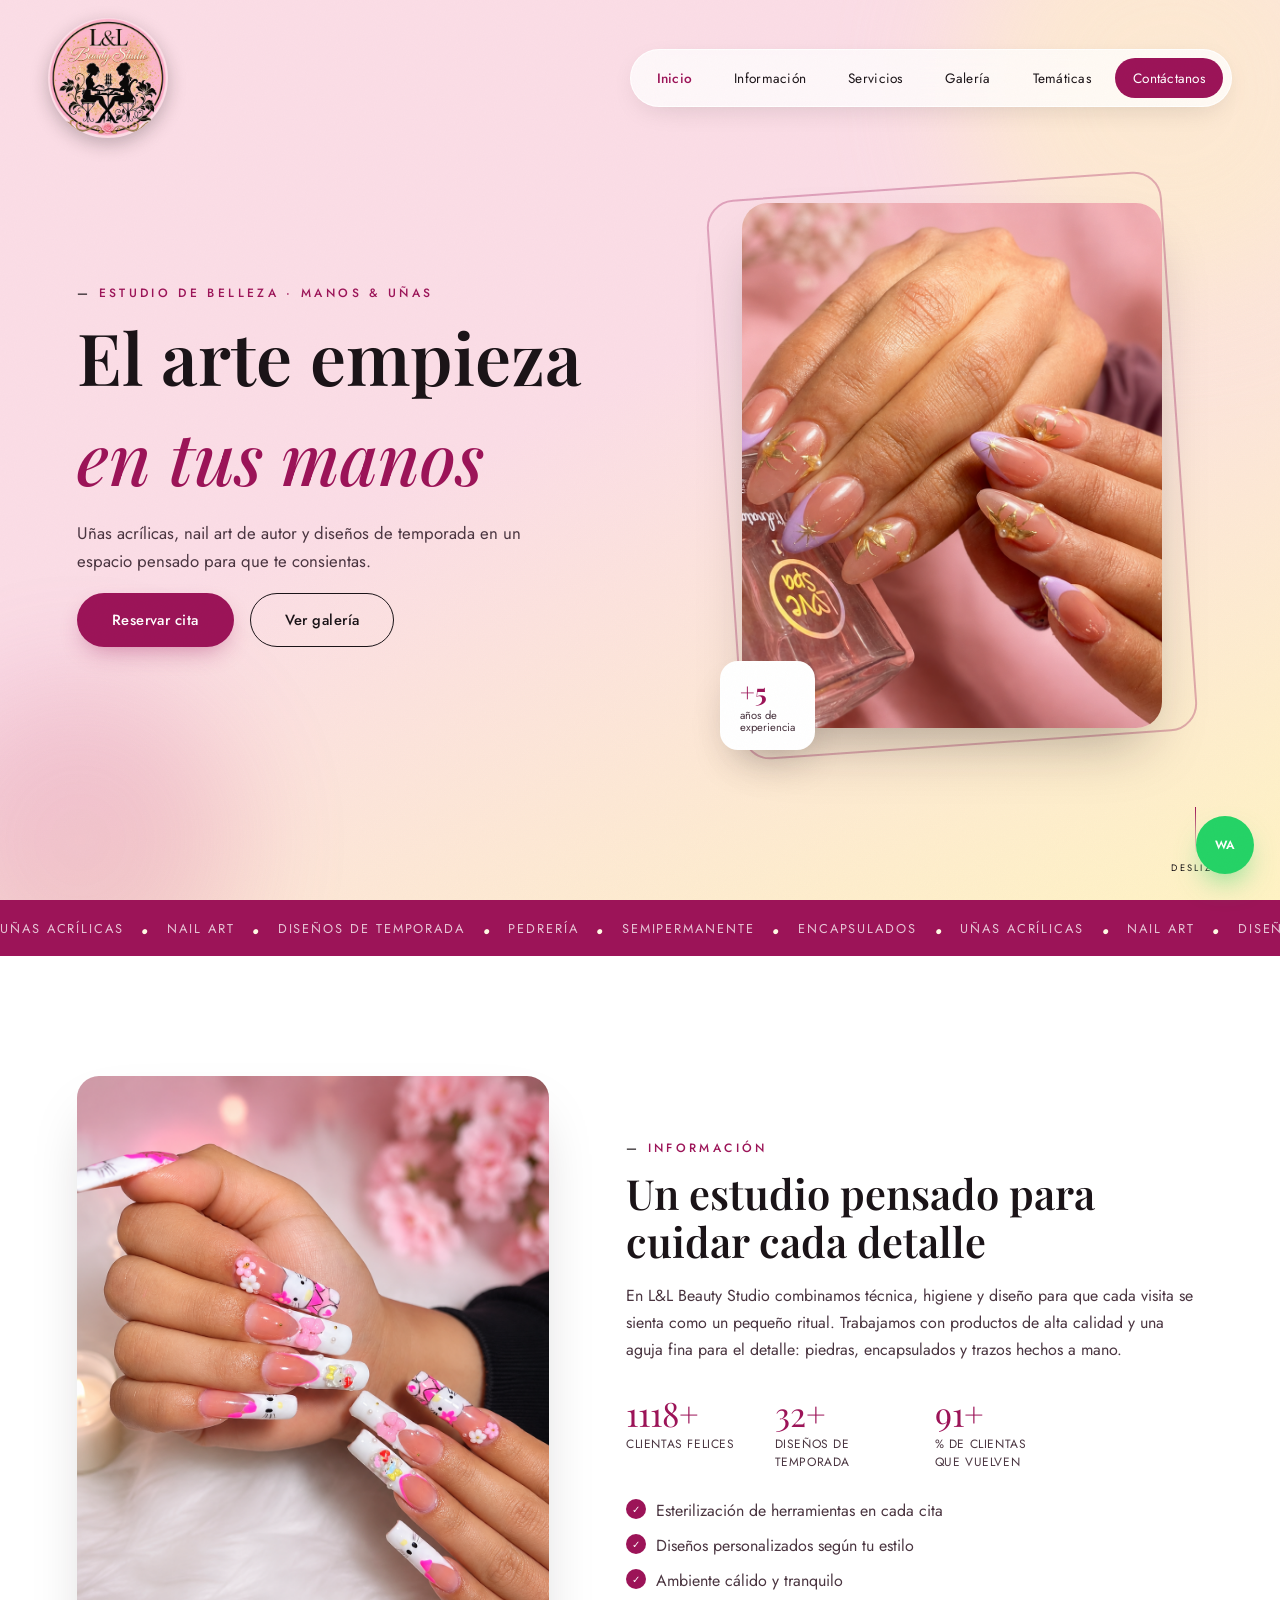
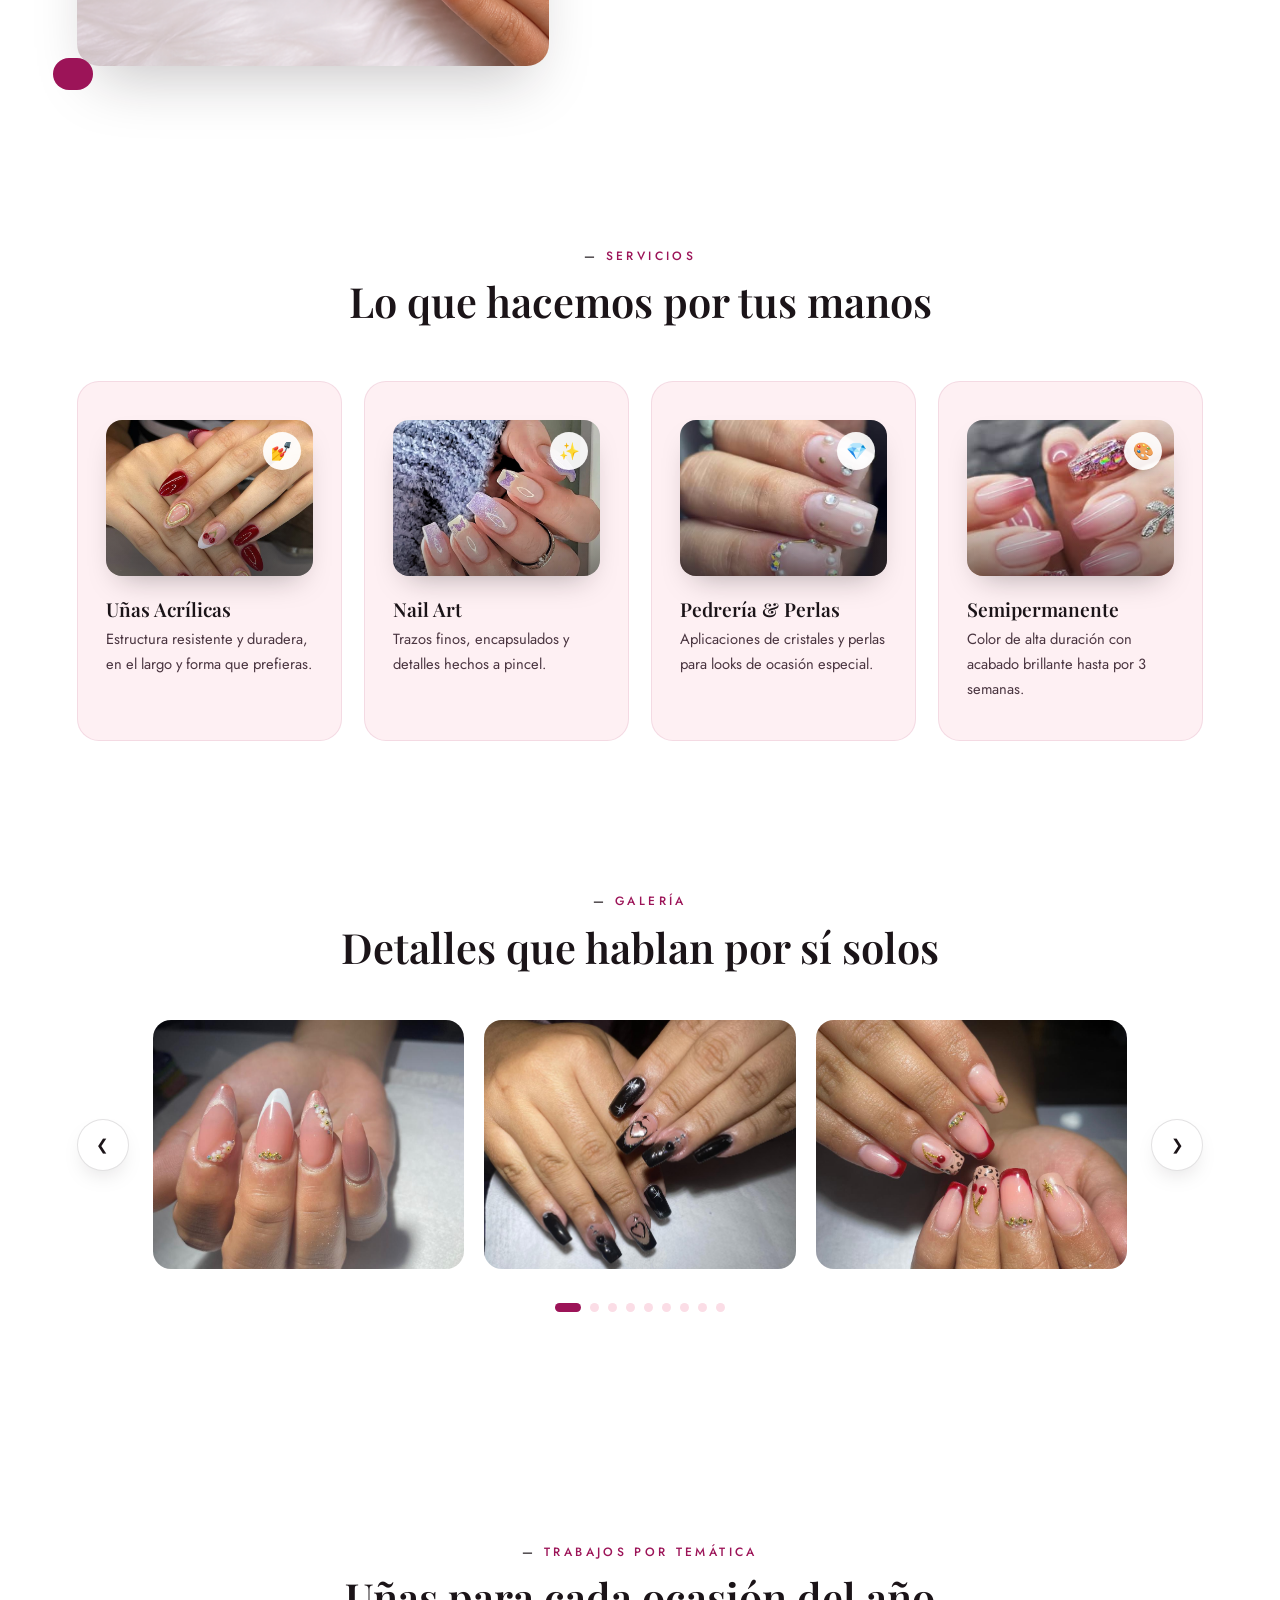
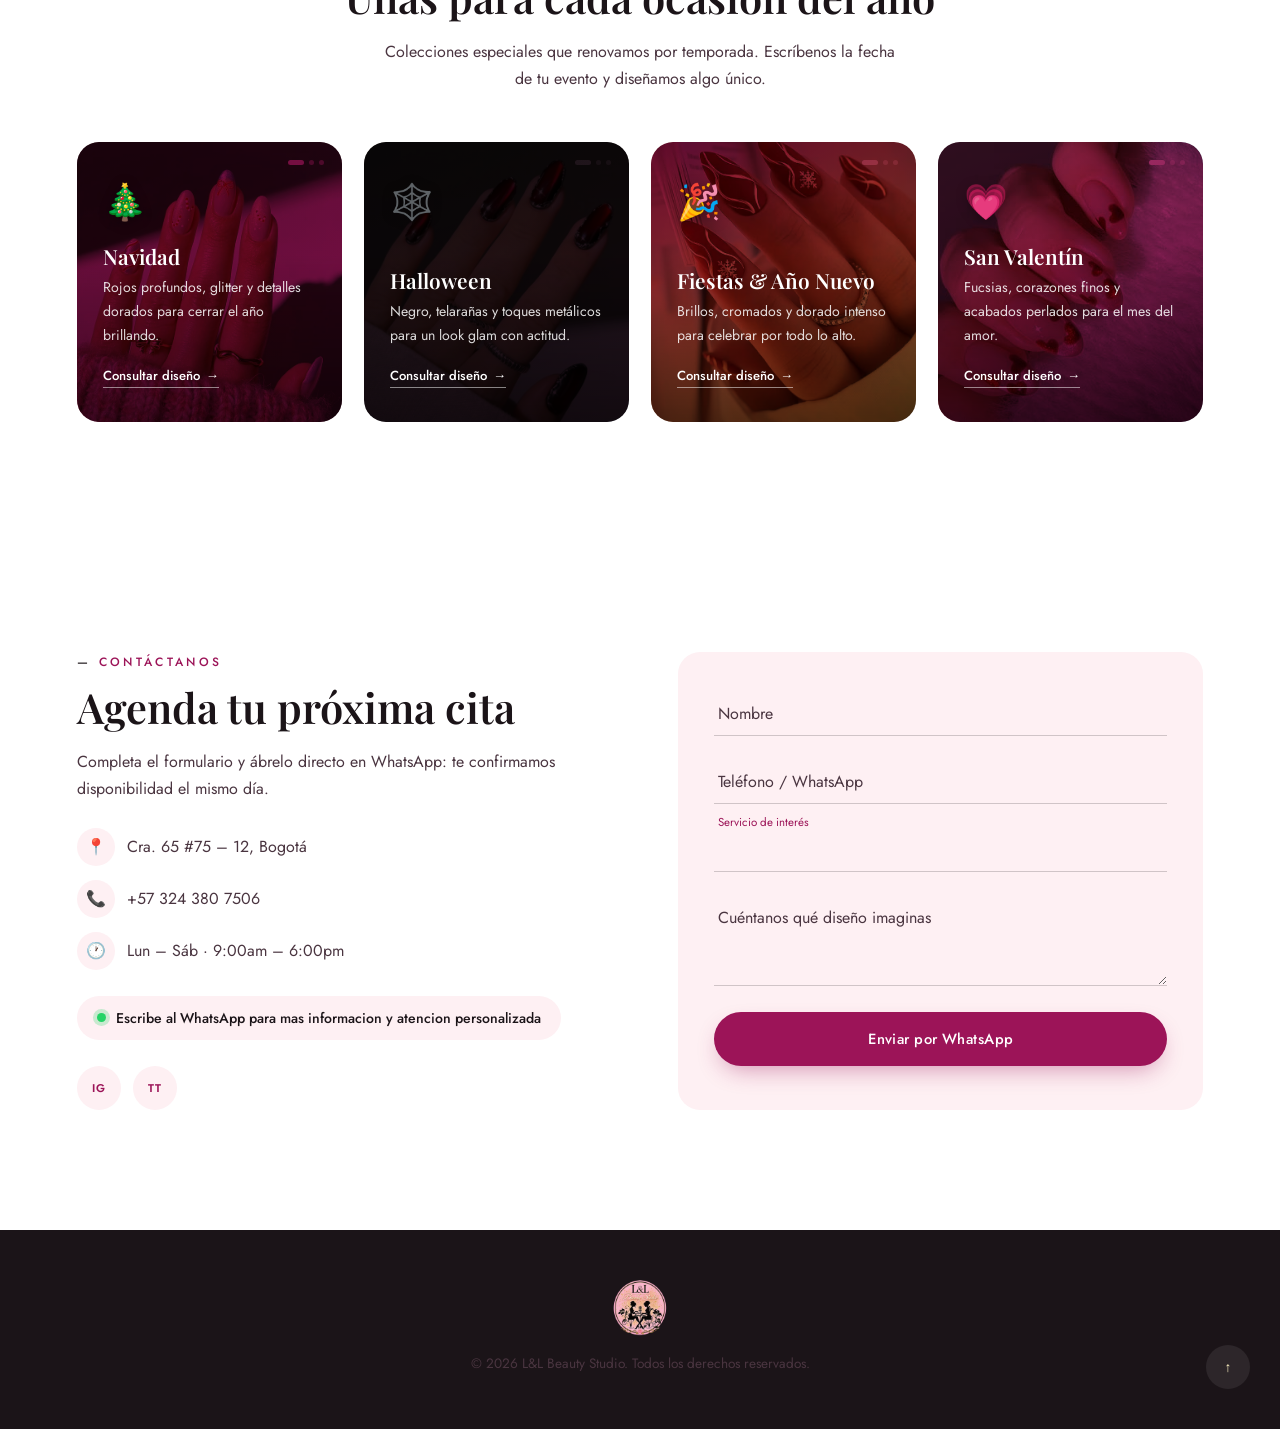
<file: index.html>
<!DOCTYPE html>
    <html lang="es">
    <head>
    <meta charset="UTF-8">
    <meta name="viewport" content="width=device-width, initial-scale=1.0">
    <title>L&amp;L Beauty Studio — Manicure &amp; Nail Art</title>
    <meta name="description" content="L&L Beauty Studio: uñas acrílicas, nail art y diseños de temporada. Escríbenos por WhatsApp.">
    <link rel="preconnect" href="https://fonts.googleapis.com">
    <link rel="preconnect" href="https://fonts.gstatic.com" crossorigin>
    <link href="https://fonts.googleapis.com/css2?family=Playfair+Display:ital,wght@0,500;0,600;0,700;1,500&family=Jost:wght@300;400;500;600&display=swap" rel="stylesheet">
    <link rel="stylesheet" href="./style.css">
    </head>
    <body>

    <div class="grain"></div>
    <div class="cursor-dot" id="cursorDot"></div>

    <!-- LOADER --> 
    <div class="loader" id="loader">
    <div class="loader-mark">L&amp;L</div>
    <div class="loader-bar"><span></span></div>
    </div>

    <!-- HEADER -->
    <header class="site-header" id="siteHeader">
    <div class="nav-wrap">
        <a href="#inicio" class="brand">
        <img src="./img/LOGO.png" alt="L&L Beauty Studio" class="brand-logo">
        </a>

        <nav class="nav-pill" id="navPill">
        <a href="#inicio" class="nav-link active" data-link>Inicio</a>
        <a href="#informacion" class="nav-link" data-link>Información</a>
        <a href="#servicios" class="nav-link" data-link>Servicios</a>
        <a href="#galeria" class="nav-link" data-link>Galería</a>
        <a href="#tematicas" class="nav-link" data-link>Temáticas</a>
        <a href="#contacto" class="nav-link nav-cta" data-link>Contáctanos</a>
        </nav>

        <button class="burger" id="burger" aria-label="Abrir menú">
        <span></span><span></span><span></span>
        </button>
    </div>

    <div class="mobile-menu" id="mobileMenu">
        <a href="#inicio" data-link>Inicio</a>
        <a href="#informacion" data-link>Información</a>
        <a href="#servicios" data-link>Servicios</a>
        <a href="#galeria" data-link>Galería</a>
        <a href="#tematicas" data-link>Temáticas</a>
        <a href="#contacto" class="mm-cta" data-link>Contáctanos</a>
    </div>
    </header>

    <!-- HERO -->
    <section class="hero" id="inicio">
    <div class="hero-blobs" aria-hidden="true">
        <span class="blob blob-a"></span>
        <span class="blob blob-b"></span>
    </div>
    <div class="sparkles" id="sparkles"></div>

    <div class="hero-inner">
        <div class="hero-content">
        <p class="eyebrow reveal-up">Estudio de belleza · manos &amp; uñas</p>
        <h1 class="hero-title">
            <span class="reveal-up" style="--d:0.05s">El arte</span>
            <span class="reveal-up" style="--d:0.15s">empieza</span>
            <span class="reveal-up italic" style="--d:0.25s">en tus manos</span>
        </h1>
        <p class="hero-sub reveal-up" style="--d:0.35s">Uñas acrílicas, nail art de autor y diseños de temporada en un espacio pensado para que te consientas.</p>
        <div class="hero-actions reveal-up" style="--d:0.45s">
            <a href="#contacto" class="btn btn-primary">Reservar cita</a>
            <a href="#galeria" class="btn btn-outline">Ver galería</a>
        </div>
        </div>

        <div class="hero-visual reveal-left">
        <span class="hero-visual-ring"></span>
        <img src="./img/FONDO.png" alt="Diseño de uñas L&L Beauty Studio" class="hero-photo">
        <div class="hero-badge">
            <strong>+5</strong>
            <span>años de<br>experiencia</span>
        </div>
        </div>
    </div>

    <a href="#informacion" class="scroll-cue" aria-label="Bajar">
        <span></span>
        <small>desliza</small>
    </a>
    </section>

    <!-- MARQUEE -->
    <div class="marquee">
    <div class="marquee-track">
        <span>Uñas Acrílicas</span><span>•</span><span>Nail Art</span><span>•</span>
        <span>Diseños de Temporada</span><span>•</span><span>Pedrería</span><span>•</span>
        <span>Semipermanente</span><span>•</span><span>Encapsulados</span><span>•</span>
        <span>Uñas Acrílicas</span><span>•</span><span>Nail Art</span><span>•</span>
        <span>Diseños de Temporada</span><span>•</span><span>Pedrería</span><span>•</span>
        <span>Semipermanente</span><span>•</span><span>Encapsulados</span><span>•</span>
    </div>
    </div>

    <!-- INFORMACION -->
    <section class="info" id="informacion">
    <div class="info-grid">
        <div class="info-media reveal-left">
        <img src="./img/foto 2 prsentacion.png" alt="Detalle de manicure L&L Beauty Studio">
        <div class="info-badge">
        </div>
        </div>

        <div class="info-copy">
        <p class="eyebrow reveal-up">Información</p>
        <h2 class="reveal-up">Un estudio pensado para cuidar cada detalle</h2>
        <p class="reveal-up">En L&amp;L Beauty Studio combinamos técnica, higiene y diseño para que cada visita se sienta como un pequeño ritual. Trabajamos con productos de alta calidad y una aguja fina para el detalle: piedras, encapsulados y trazos hechos a mano.</p>

        <div class="stats reveal-up">
            <div class="stat">
            <span class="stat-num" data-count="1200">0</span>
            <span class="stat-label">clientas felices</span>
            </div>
            <div class="stat">
            <span class="stat-num" data-count="35">0</span>
            <span class="stat-label">diseños de temporada</span>
            </div>
            <div class="stat">
            <span class="stat-num" data-count="98">0</span>
            <span class="stat-label">% de clientas que vuelven</span>
            </div>
        </div>

        <ul class="check-list reveal-up">
            <li>Esterilización de herramientas en cada cita</li>
            <li>Diseños personalizados según tu estilo</li>
            <li>Ambiente cálido y tranquilo</li>
        </ul>
        </div>
    </div>
    </section>

        <!-- SERVICIOS -->
    <section class="services" id="servicios">
    <p class="eyebrow center reveal-up">Servicios</p>
    <h2 class="center reveal-up">Lo que hacemos por tus manos</h2>
    
    <div class="services-grid">
        <article class="service-card reveal-up" style="--d:0.05s">
        <div class="service-media">
            <div class="service-carousel">
            <img src="./img/ua1.jpg" alt="Uñas Acrílicas 1" class="active">
            <img src="./img/ua2.webp" alt="Uñas Acrílicas 2">
            <img src="./img/ua3.jpg" alt="Uñas Acrílicas 3">
            </div>
            <span class="service-dots"></span>
            <span class="service-badge">💅</span>
        </div>
        <h3>Uñas Acrílicas</h3>
        <p>Estructura resistente y duradera, en el largo y forma que prefieras.</p>
        </article>
    
        <article class="service-card reveal-up" style="--d:0.12s">
        <div class="service-media">
            <div class="service-carousel">
            <img src="./img/na1.webp" alt="Nail Art 1" class="active">
            <img src="./img/na2.webp" alt="Nail Art 2">
            <img src="./img/na3.avif" alt="Nail Art 3">
            </div>
            <span class="service-dots"></span>
            <span class="service-badge">✨</span>
        </div>
        <h3>Nail Art</h3>
        <p>Trazos finos, encapsulados y detalles hechos a pincel.</p>
        </article>

        <article class="service-card reveal-up" style="--d:0.26s">
        <div class="service-media">
            <div class="service-carousel">
            <img src="./img/p1.jpg" alt="Pedrería y Perlas 1" class="active">
            <img src="./img/p2.jpg" alt="Pedrería y Perlas 2">
            <img src="./img/p3.webp" alt="Pedrería y Perlas 3">
            </div>
            <span class="service-dots"></span>
            <span class="service-badge">💎</span>
        </div>
        <h3>Pedrería &amp; Perlas</h3>
        <p>Aplicaciones de cristales y perlas para looks de ocasión especial.</p>
        </article>
    
        <article class="service-card reveal-up" style="--d:0.33s">
        <div class="service-media">
            <div class="service-carousel">
            <img src="./img/s1.jpg" alt="Semipermanente 1" class="active">
            <img src="./img/s2.webp" alt="Semipermanente 2">
            <img src="./img/s3.jpg" alt="Semipermanente 3">
            </div>
            <span class="service-dots"></span>
            <span class="service-badge">🎨</span>
        </div>
        <h3>Semipermanente</h3>
        <p>Color de alta duración con acabado brillante hasta por 3 semanas.</p>
        </article>
    
    </div>
    </section>

    <!-- GALERIA -->
    <section class="gallery" id="galeria">
    <p class="eyebrow center reveal-up">Galería</p>
    <h2 class="center reveal-up">Detalles que hablan por sí solos</h2>

    <div class="carousel" id="carousel">
        <button class="car-arrow car-prev" id="carPrev" aria-label="Anterior">&#10094;</button>

        <div class="car-track-wrap">
        <ul class="car-track" id="carTrack">
            <li class="car-slide"><img src="./img/WhatsApp Image 2026-08-13 at 16.10.57 (2).jpeg" alt="Nail art detalle 1"></li>
            <li class="car-slide"><img src="./img/WhatsApp Image 2026-08-13 at 16.10.57.jpeg" alt="Nail art detalle 2"></li>
            <li class="car-slide"><img src="./img/WhatsApp Image 2026-08-13 at 16.11.03.jpeg" alt="Nail art detalle 3"></li>
            <li class="car-slide"><img src="./img/WhatsApp Image 2026-08-13 at 16.11.09.jpeg" alt="Nail art detalle 4"></li>
            <li class="car-slide"><img src="./img/WhatsApp Image 2026-08-13 at 16.11.11 (1).jpeg" alt="Nail art detalle 5"></li>
            <li class="car-slide"><img src="./img/WhatsApp Image 2026-08-13 at 16.11.35 (2).jpeg" alt="Nail art detalle 5"></li>
            <li class="car-slide"><img src="./img/WhatsApp Image 2026-08-13 at 16.11.15.jpeg" alt="Nail art detalle 5"></li>
            <li class="car-slide"><img src="./img/WhatsApp Image 2026-08-13 at 16.11.15 (1).jpeg" alt="Nail art detalle 5"></li>
            <li class="car-slide"><img src="./img/WhatsApp Image 2026-08-13 at 16.11.35 (1).jpeg" alt="Nail art detalle 5"></li>
            <li class="car-slide"><img src="./img/WhatsApp Image 2026-08-13 at 16.11.36 (2).jpeg" alt="Nail art detalle 5"></li>
            <li class="car-slide"><img src="./img/WhatsApp Image 2026-08-13 at 16.11.36 (1).jpeg" alt="Nail art detalle 5"></li>
        </ul>
        </div>

        <button class="car-arrow car-next" id="carNext" aria-label="Siguiente">&#10095;</button>
    </div>

    <div class="car-dots" id="carDots"></div>
    </section>

        <!-- TEMATICAS -->
    <section class="themes" id="tematicas">
    <p class="eyebrow center reveal-up">Trabajos por temática</p>
    <h2 class="center reveal-up">Uñas para cada ocasión del año</h2>
    <p class="center theme-lead reveal-up">Colecciones especiales que renovamos por temporada. Escríbenos la fecha de tu evento y diseñamos algo único.</p>
    
    <div class="themes-grid">
    
        <article class="theme-card theme-christmas reveal-up" style="--d:0.05s" data-particle="❄" data-count="14">
        <div class="theme-media mini-carousel">
            <div class="carousel-imgs">
            <img src="./img/n1.webp" alt="Diseño Navidad 1" class="active">
            <img src="./img/n2.jpg" alt="Diseño Navidad 2">
            <img src="./img/n3.png" alt="Diseño Navidad 3">
            </div>
            <span class="carousel-dots"></span>
        </div>
        <div class="theme-particles"></div>
        <div class="theme-icon">🎄</div>
        <h3>Navidad</h3>
        <p>Rojos profundos, glitter y detalles dorados para cerrar el año brillando.</p>
        <a href="#" class="theme-link" data-theme="Navidad 🎄">Consultar diseño <span>→</span></a>
        </article>
    
        <article class="theme-card theme-halloween reveal-up" style="--d:0.12s" data-particle="🦇" data-count="10">
        <div class="theme-media mini-carousel">
            <div class="carousel-imgs">
            <img src="./img/h1.webp" alt="Diseño Halloween 1" class="active">
            <img src="./img/h2.jpg" alt="Diseño Halloween 2">
            <img src="./img/h3.jpeg" alt="Diseño Halloween 3">
            </div>
            <span class="carousel-dots"></span>
        </div>
        <div class="theme-particles"></div>
        <div class="theme-icon">🕸️</div>
        <h3>Halloween</h3>
        <p>Negro, telarañas y toques metálicos para un look glam con actitud.</p>
        <a href="#" class="theme-link" data-theme="Halloween 🕸️">Consultar diseño <span>→</span></a>
        </article>
    
        <article class="theme-card theme-party reveal-up" style="--d:0.19s" data-particle="✦" data-count="14">
        <div class="theme-media mini-carousel">
            <div class="carousel-imgs">
            <img src="./img/año1.avif" alt="Diseño Fiestas 1" class="active">
            <img src="./img/año2.webp" alt="Diseño Fiestas 2">
            <img src="./img/año3.webp" alt="Diseño Fiestas 3">
            </div>
            <span class="carousel-dots"></span>
        </div>
        <div class="theme-particles"></div>
        <div class="theme-icon">🎉</div>
        <h3>Fiestas &amp; Año Nuevo</h3>
        <p>Brillos, cromados y dorado intenso para celebrar por todo lo alto.</p>
        <a href="#" class="theme-link" data-theme="Fiestas y Año Nuevo 🎉">Consultar diseño <span>→</span></a>
        </article>
    
        <article class="theme-card theme-love reveal-up" style="--d:0.26s" data-particle="♥" data-count="12">
        <div class="theme-media mini-carousel">
            <div class="carousel-imgs">
            <img src="./img/v1.jpg" alt="Diseño San Valentín 1" class="active">
            <img src="./img/v2.jpg" alt="Diseño San Valentín 2">
            <img src="./img/v3.jpg" alt="Diseño San Valentín 3">
            </div>
            <span class="carousel-dots"></span>
        </div>
        <div class="theme-particles"></div>
        <div class="theme-icon">💗</div>
        <h3>San Valentín</h3>
        <p>Fucsias, corazones finos y acabados perlados para el mes del amor.</p>
        <a href="#" class="theme-link" data-theme="San Valentín 💗">Consultar diseño <span>→</span></a>
        </article>
    
    </div>
    </section>

    <!-- CONTACTO -->
    <section class="contact" id="contacto">
    <div class="contact-grid">
        <div class="contact-copy">
        <p class="eyebrow reveal-up">Contáctanos</p>
        <h2 class="reveal-up">Agenda tu próxima cita</h2>
        <p class="reveal-up">Completa el formulario y ábrelo directo en WhatsApp: te confirmamos disponibilidad el mismo día.</p>

        <ul class="contact-info reveal-up">
            <li><span>📍</span> Cra. 65 #75 – 12, Bogotá</li>
            <li><span>📞</span> +57 324 380 7506</li>
            <li><span>🕐</span> Lun – Sáb · 9:00am – 6:00pm</li>
        </ul>

        <a href="https://wa.me/573243807506?text=Hola%20L%26L%20Beauty%20Studio%2C%20quiero%20agendar%20una%20cita" target="_blank" rel="noopener" class="whatsapp-inline">
            <span class="wa-dot"></span> Escribe al WhatsApp para mas informacion y atencion personalizada
        </a>

        <div class="socials reveal-up">
            <a href="https://www.instagram.com/llbe.autystudio?utm_source=qr&igsh=MTQ5MDQ3cTZreXFiNQ==" aria-label="Instagram">IG</a>
            <a href="https://www.tiktok.com/@llbeautystudio8?_r=1&_t=ZS-98rWKwlgoj6" aria-label="TikTok">TT</a>
        </div>
        </div>

        <form class="contact-form reveal-up" id="contactForm">
        <div class="field">
            <input type="text" id="name" required placeholder=" ">
            <label for="name">Nombre</label>
        </div>
        <div class="field">
            <input type="tel" id="phone" required placeholder=" ">
            <label for="phone">Teléfono / WhatsApp</label>
        </div>
        <div class="field">
            <select id="service" required>
            <option value="" disabled selected hidden></option>
            <option>Uñas Acrílicas</option>
            <option>Nail Art</option>
            <option>Diseño de Temporada</option>
            <option>Semipermanente</option>
            <option>Otro</option>
            </select>
            <label for="service" class="select-label">Servicio de interés</label>
        </div>
        <div class="field">
            <textarea id="message" rows="3" placeholder=" "></textarea>
            <label for="message">Cuéntanos qué diseño imaginas</label>
        </div>
        <button type="submit" class="btn btn-primary btn-block">
            <span class="btn-text">Enviar por WhatsApp</span>
            <span class="btn-check">✓ ¡Abriendo WhatsApp!</span>
        </button>
        </form>
    </div>
    </section>

    <footer class="site-footer">
    <img src="./img/LOGO.png" alt="L&L Beauty Studio" class="footer-logo">
    <p>&copy; <span id="year"></span> L&amp;L Beauty Studio. Todos los derechos reservados.</p>
    <a href="#inicio" class="to-top" id="toTop" aria-label="Volver arriba">↑</a>
    </footer>

    <a href="https://wa.me/573243807506?text=Hola%20L%26L%20Beauty%20Studio%2C%20quiero%20mas%20informacion" target="_blank" rel="noopener" class="whatsapp-fab" aria-label="Escribir por WhatsApp">
    <span>WA</span>
    </a>

    <script src="./lglf.js"></script>
    </body>
    </html>
</file>
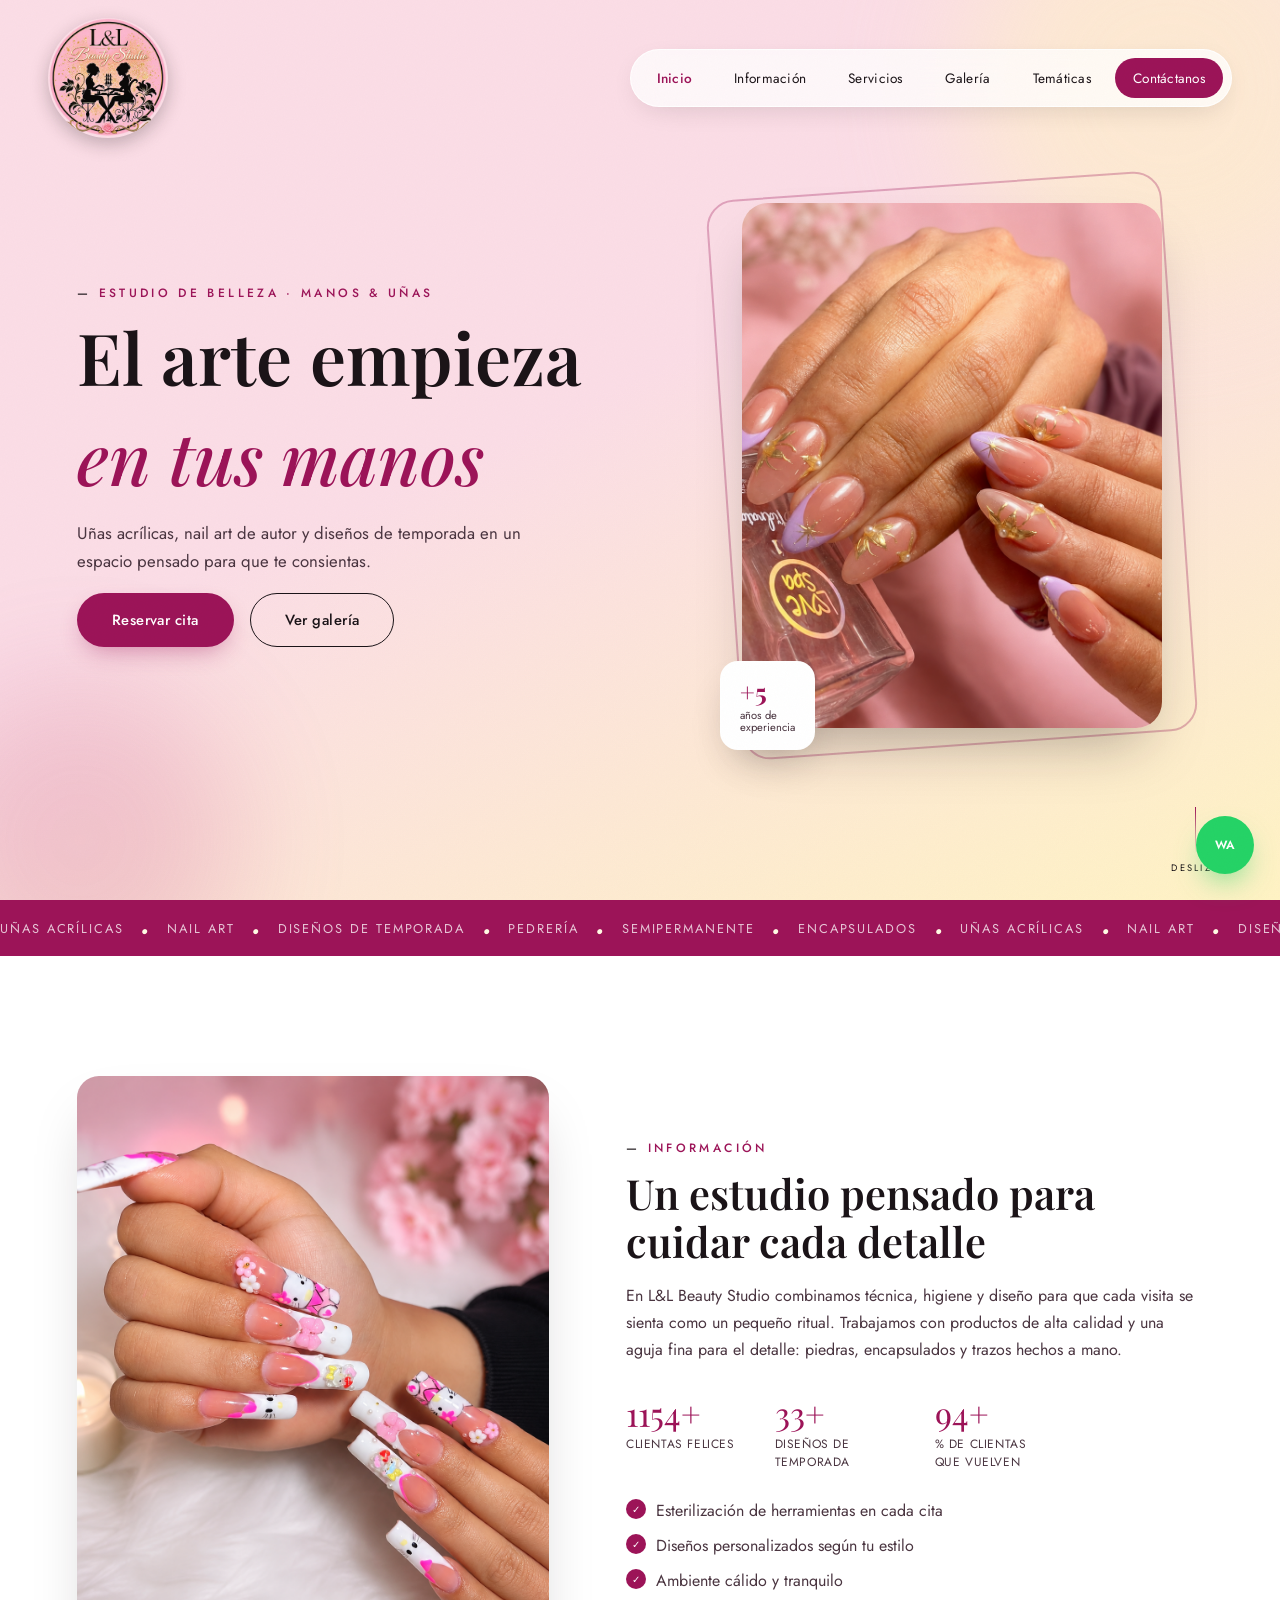
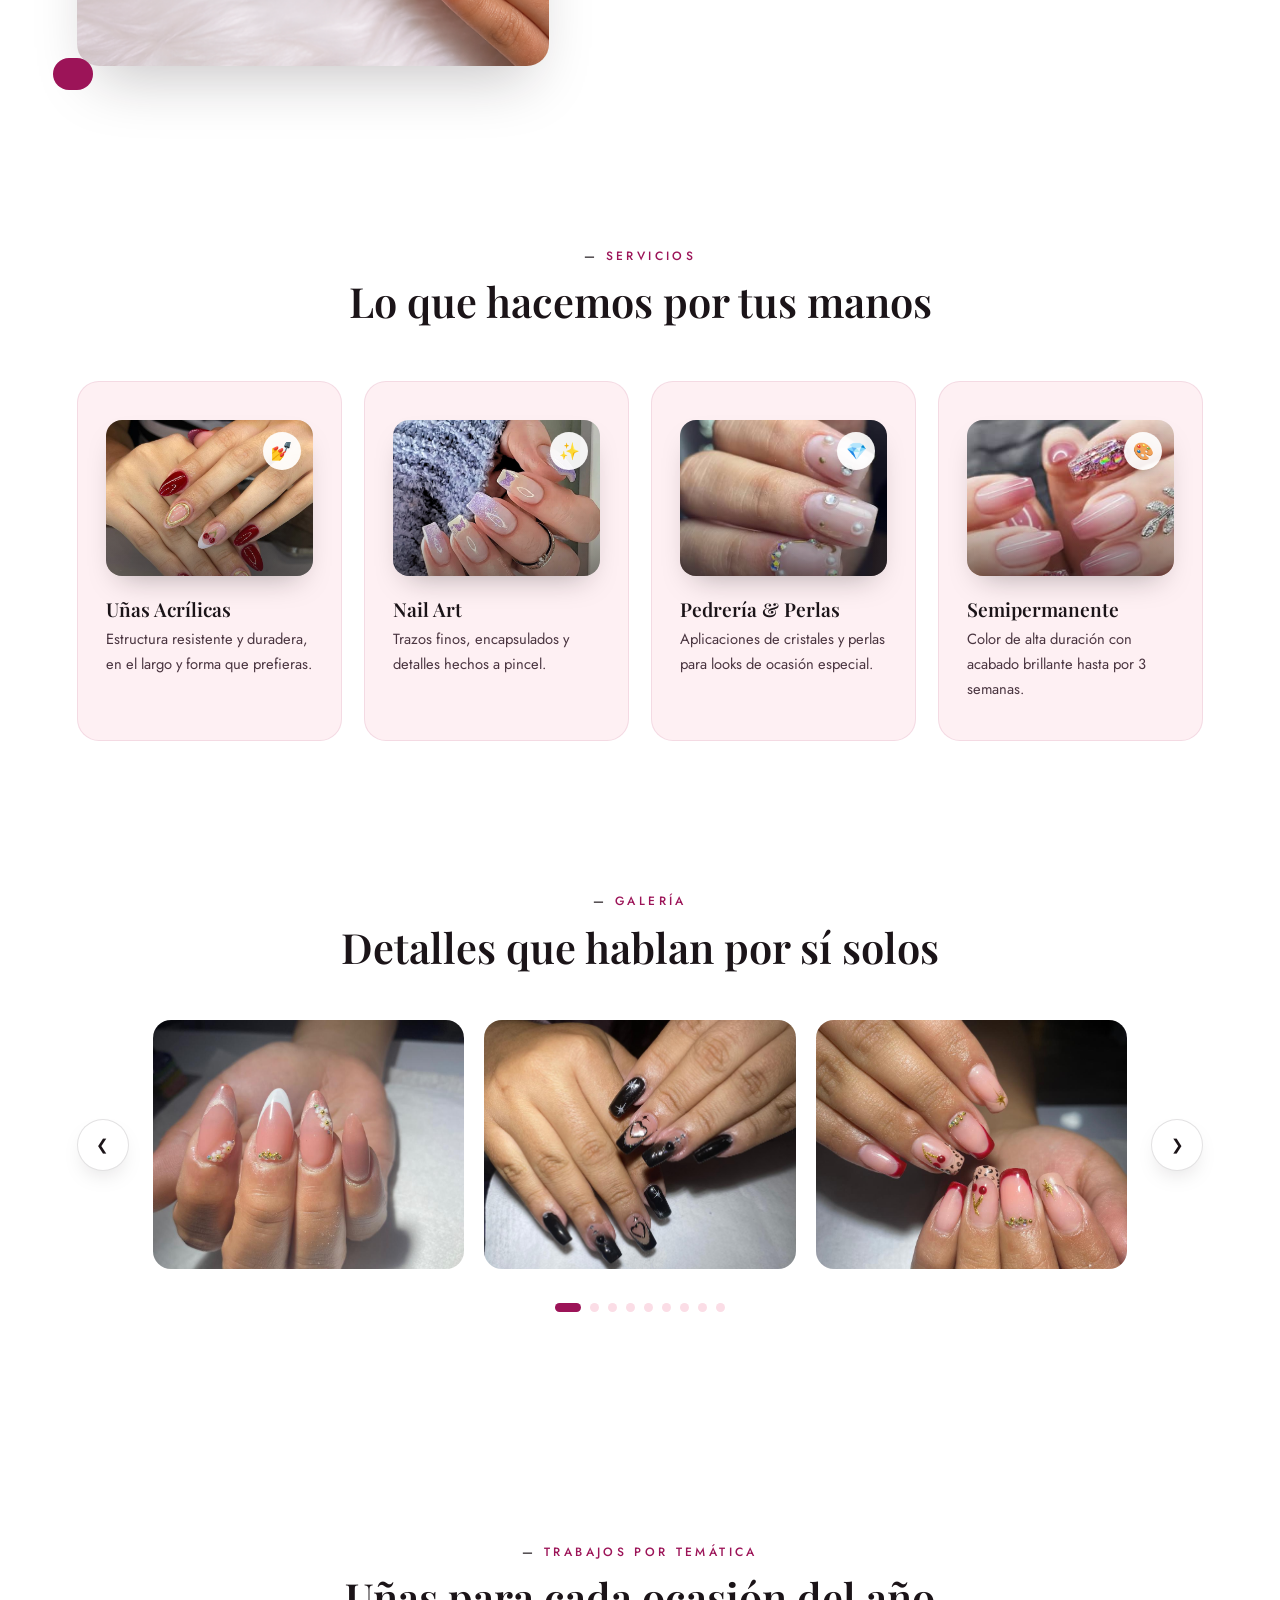
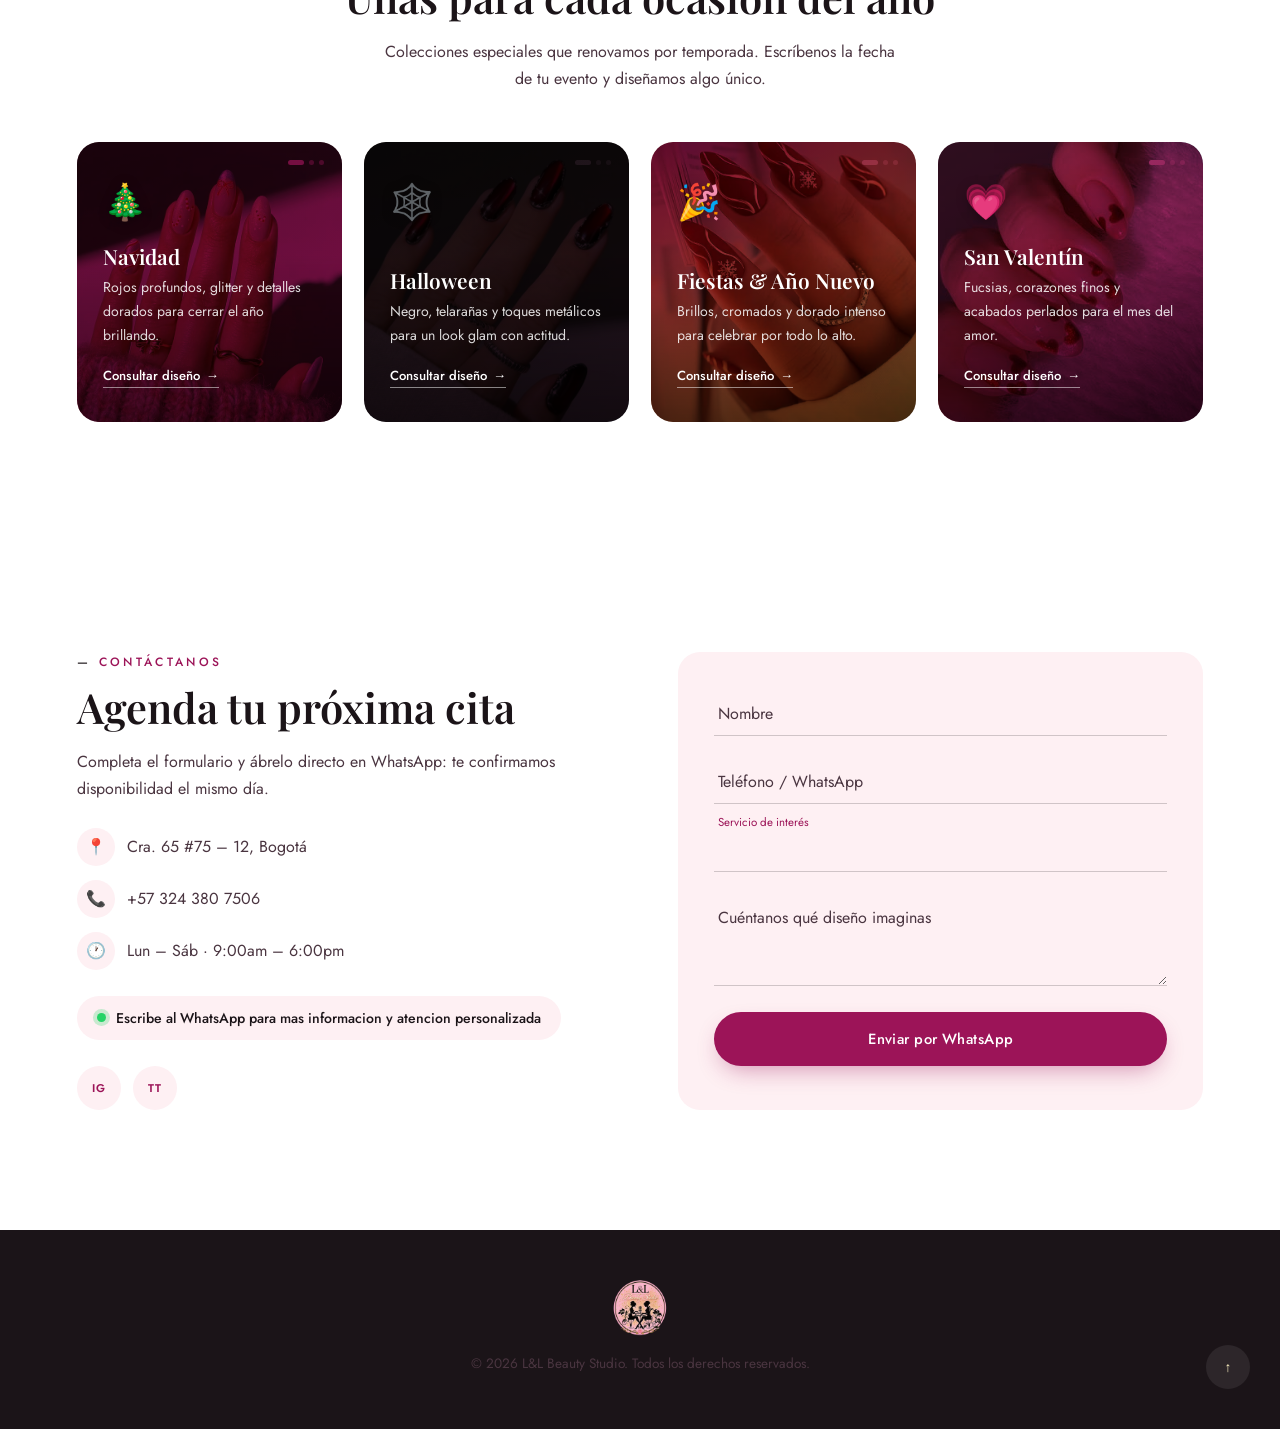
<file: lglf.html>
<!DOCTYPE html>
    <html lang="es">
    <head>
    <meta charset="UTF-8">
    <meta name="viewport" content="width=device-width, initial-scale=1.0">
    <title>L&amp;L Beauty Studio — Manicure &amp; Nail Art</title>
    <meta name="description" content="L&L Beauty Studio: uñas acrílicas, nail art y diseños de temporada. Escríbenos por WhatsApp.">
    <link rel="preconnect" href="https://fonts.googleapis.com">
    <link rel="preconnect" href="https://fonts.gstatic.com" crossorigin>
    <link href="https://fonts.googleapis.com/css2?family=Playfair+Display:ital,wght@0,500;0,600;0,700;1,500&family=Jost:wght@300;400;500;600&display=swap" rel="stylesheet">
    <link rel="stylesheet" href="./style.css">
    </head>
    <body>

    <div class="grain"></div>
    <div class="cursor-dot" id="cursorDot"></div>

    <!-- LOADER --> 
    <div class="loader" id="loader">
    <div class="loader-mark">L&amp;L</div>
    <div class="loader-bar"><span></span></div>
    </div>

    <!-- HEADER -->
    <header class="site-header" id="siteHeader">
    <div class="nav-wrap">
        <a href="#inicio" class="brand">
        <img src="./img/LOGO.png" alt="L&L Beauty Studio" class="brand-logo">
        </a>

        <nav class="nav-pill" id="navPill">
        <a href="#inicio" class="nav-link active" data-link>Inicio</a>
        <a href="#informacion" class="nav-link" data-link>Información</a>
        <a href="#servicios" class="nav-link" data-link>Servicios</a>
        <a href="#galeria" class="nav-link" data-link>Galería</a>
        <a href="#tematicas" class="nav-link" data-link>Temáticas</a>
        <a href="#contacto" class="nav-link nav-cta" data-link>Contáctanos</a>
        </nav>

        <button class="burger" id="burger" aria-label="Abrir menú">
        <span></span><span></span><span></span>
        </button>
    </div>

    <div class="mobile-menu" id="mobileMenu">
        <a href="#inicio" data-link>Inicio</a>
        <a href="#informacion" data-link>Información</a>
        <a href="#servicios" data-link>Servicios</a>
        <a href="#galeria" data-link>Galería</a>
        <a href="#tematicas" data-link>Temáticas</a>
        <a href="#contacto" class="mm-cta" data-link>Contáctanos</a>
    </div>
    </header>

    <!-- HERO -->
    <section class="hero" id="inicio">
    <div class="hero-blobs" aria-hidden="true">
        <span class="blob blob-a"></span>
        <span class="blob blob-b"></span>
    </div>
    <div class="sparkles" id="sparkles"></div>

    <div class="hero-inner">
        <div class="hero-content">
        <p class="eyebrow reveal-up">Estudio de belleza · manos &amp; uñas</p>
        <h1 class="hero-title">
            <span class="reveal-up" style="--d:0.05s">El arte</span>
            <span class="reveal-up" style="--d:0.15s">empieza</span>
            <span class="reveal-up italic" style="--d:0.25s">en tus manos</span>
        </h1>
        <p class="hero-sub reveal-up" style="--d:0.35s">Uñas acrílicas, nail art de autor y diseños de temporada en un espacio pensado para que te consientas.</p>
        <div class="hero-actions reveal-up" style="--d:0.45s">
            <a href="#contacto" class="btn btn-primary">Reservar cita</a>
            <a href="#galeria" class="btn btn-outline">Ver galería</a>
        </div>
        </div>

        <div class="hero-visual reveal-left">
        <span class="hero-visual-ring"></span>
        <img src="./img/FONDO.png" alt="Diseño de uñas L&L Beauty Studio" class="hero-photo">
        <div class="hero-badge">
            <strong>+5</strong>
            <span>años de<br>experiencia</span>
        </div>
        </div>
    </div>

    <a href="#informacion" class="scroll-cue" aria-label="Bajar">
        <span></span>
        <small>desliza</small>
    </a>
    </section>

    <!-- MARQUEE -->
    <div class="marquee">
    <div class="marquee-track">
        <span>Uñas Acrílicas</span><span>•</span><span>Nail Art</span><span>•</span>
        <span>Diseños de Temporada</span><span>•</span><span>Pedrería</span><span>•</span>
        <span>Semipermanente</span><span>•</span><span>Encapsulados</span><span>•</span>
        <span>Uñas Acrílicas</span><span>•</span><span>Nail Art</span><span>•</span>
        <span>Diseños de Temporada</span><span>•</span><span>Pedrería</span><span>•</span>
        <span>Semipermanente</span><span>•</span><span>Encapsulados</span><span>•</span>
    </div>
    </div>

    <!-- INFORMACION -->
    <section class="info" id="informacion">
    <div class="info-grid">
        <div class="info-media reveal-left">
        <img src="./img/foto 2 prsentacion.png" alt="Detalle de manicure L&L Beauty Studio">
        <div class="info-badge">
        </div>
        </div>

        <div class="info-copy">
        <p class="eyebrow reveal-up">Información</p>
        <h2 class="reveal-up">Un estudio pensado para cuidar cada detalle</h2>
        <p class="reveal-up">En L&amp;L Beauty Studio combinamos técnica, higiene y diseño para que cada visita se sienta como un pequeño ritual. Trabajamos con productos de alta calidad y una aguja fina para el detalle: piedras, encapsulados y trazos hechos a mano.</p>

        <div class="stats reveal-up">
            <div class="stat">
            <span class="stat-num" data-count="1200">0</span>
            <span class="stat-label">clientas felices</span>
            </div>
            <div class="stat">
            <span class="stat-num" data-count="35">0</span>
            <span class="stat-label">diseños de temporada</span>
            </div>
            <div class="stat">
            <span class="stat-num" data-count="98">0</span>
            <span class="stat-label">% de clientas que vuelven</span>
            </div>
        </div>

        <ul class="check-list reveal-up">
            <li>Esterilización de herramientas en cada cita</li>
            <li>Diseños personalizados según tu estilo</li>
            <li>Ambiente cálido y tranquilo</li>
        </ul>
        </div>
    </div>
    </section>

        <!-- SERVICIOS -->
    <section class="services" id="servicios">
    <p class="eyebrow center reveal-up">Servicios</p>
    <h2 class="center reveal-up">Lo que hacemos por tus manos</h2>
    
    <div class="services-grid">
        <article class="service-card reveal-up" style="--d:0.05s">
        <div class="service-media">
            <div class="service-carousel">
            <img src="./img/ua1.jpg" alt="Uñas Acrílicas 1" class="active">
            <img src="./img/ua2.webp" alt="Uñas Acrílicas 2">
            <img src="./img/ua3.jpg" alt="Uñas Acrílicas 3">
            </div>
            <span class="service-dots"></span>
            <span class="service-badge">💅</span>
        </div>
        <h3>Uñas Acrílicas</h3>
        <p>Estructura resistente y duradera, en el largo y forma que prefieras.</p>
        </article>
    
        <article class="service-card reveal-up" style="--d:0.12s">
        <div class="service-media">
            <div class="service-carousel">
            <img src="./img/na1.webp" alt="Nail Art 1" class="active">
            <img src="./img/na2.webp" alt="Nail Art 2">
            <img src="./img/na3.avif" alt="Nail Art 3">
            </div>
            <span class="service-dots"></span>
            <span class="service-badge">✨</span>
        </div>
        <h3>Nail Art</h3>
        <p>Trazos finos, encapsulados y detalles hechos a pincel.</p>
        </article>

        <article class="service-card reveal-up" style="--d:0.26s">
        <div class="service-media">
            <div class="service-carousel">
            <img src="./img/p1.jpg" alt="Pedrería y Perlas 1" class="active">
            <img src="./img/p2.jpg" alt="Pedrería y Perlas 2">
            <img src="./img/p3.webp" alt="Pedrería y Perlas 3">
            </div>
            <span class="service-dots"></span>
            <span class="service-badge">💎</span>
        </div>
        <h3>Pedrería &amp; Perlas</h3>
        <p>Aplicaciones de cristales y perlas para looks de ocasión especial.</p>
        </article>
    
        <article class="service-card reveal-up" style="--d:0.33s">
        <div class="service-media">
            <div class="service-carousel">
            <img src="./img/s1.jpg" alt="Semipermanente 1" class="active">
            <img src="./img/s2.webp" alt="Semipermanente 2">
            <img src="./img/s3.jpg" alt="Semipermanente 3">
            </div>
            <span class="service-dots"></span>
            <span class="service-badge">🎨</span>
        </div>
        <h3>Semipermanente</h3>
        <p>Color de alta duración con acabado brillante hasta por 3 semanas.</p>
        </article>
    
    </div>
    </section>

    <!-- GALERIA -->
    <section class="gallery" id="galeria">
    <p class="eyebrow center reveal-up">Galería</p>
    <h2 class="center reveal-up">Detalles que hablan por sí solos</h2>

    <div class="carousel" id="carousel">
        <button class="car-arrow car-prev" id="carPrev" aria-label="Anterior">&#10094;</button>

        <div class="car-track-wrap">
        <ul class="car-track" id="carTrack">
            <li class="car-slide"><img src="./img/WhatsApp Image 2026-08-13 at 16.10.57 (2).jpeg" alt="Nail art detalle 1"></li>
            <li class="car-slide"><img src="./img/WhatsApp Image 2026-08-13 at 16.10.57.jpeg" alt="Nail art detalle 2"></li>
            <li class="car-slide"><img src="./img/WhatsApp Image 2026-08-13 at 16.11.03.jpeg" alt="Nail art detalle 3"></li>
            <li class="car-slide"><img src="./img/WhatsApp Image 2026-08-13 at 16.11.09.jpeg" alt="Nail art detalle 4"></li>
            <li class="car-slide"><img src="./img/WhatsApp Image 2026-08-13 at 16.11.11 (1).jpeg" alt="Nail art detalle 5"></li>
            <li class="car-slide"><img src="./img/WhatsApp Image 2026-08-13 at 16.11.35 (2).jpeg" alt="Nail art detalle 5"></li>
            <li class="car-slide"><img src="./img/WhatsApp Image 2026-08-13 at 16.11.15.jpeg" alt="Nail art detalle 5"></li>
            <li class="car-slide"><img src="./img/WhatsApp Image 2026-08-13 at 16.11.15 (1).jpeg" alt="Nail art detalle 5"></li>
            <li class="car-slide"><img src="./img/WhatsApp Image 2026-08-13 at 16.11.35 (1).jpeg" alt="Nail art detalle 5"></li>
            <li class="car-slide"><img src="./img/WhatsApp Image 2026-08-13 at 16.11.36 (2).jpeg" alt="Nail art detalle 5"></li>
            <li class="car-slide"><img src="./img/WhatsApp Image 2026-08-13 at 16.11.36 (1).jpeg" alt="Nail art detalle 5"></li>
        </ul>
        </div>

        <button class="car-arrow car-next" id="carNext" aria-label="Siguiente">&#10095;</button>
    </div>

    <div class="car-dots" id="carDots"></div>
    </section>

        <!-- TEMATICAS -->
    <section class="themes" id="tematicas">
    <p class="eyebrow center reveal-up">Trabajos por temática</p>
    <h2 class="center reveal-up">Uñas para cada ocasión del año</h2>
    <p class="center theme-lead reveal-up">Colecciones especiales que renovamos por temporada. Escríbenos la fecha de tu evento y diseñamos algo único.</p>
    
    <div class="themes-grid">
    
        <article class="theme-card theme-christmas reveal-up" style="--d:0.05s" data-particle="❄" data-count="14">
        <div class="theme-media mini-carousel">
            <div class="carousel-imgs">
            <img src="./img/n1.webp" alt="Diseño Navidad 1" class="active">
            <img src="./img/n2.jpg" alt="Diseño Navidad 2">
            <img src="./img/n3.png" alt="Diseño Navidad 3">
            </div>
            <span class="carousel-dots"></span>
        </div>
        <div class="theme-particles"></div>
        <div class="theme-icon">🎄</div>
        <h3>Navidad</h3>
        <p>Rojos profundos, glitter y detalles dorados para cerrar el año brillando.</p>
        <a href="#" class="theme-link" data-theme="Navidad 🎄">Consultar diseño <span>→</span></a>
        </article>
    
        <article class="theme-card theme-halloween reveal-up" style="--d:0.12s" data-particle="🦇" data-count="10">
        <div class="theme-media mini-carousel">
            <div class="carousel-imgs">
            <img src="./img/h1.webp" alt="Diseño Halloween 1" class="active">
            <img src="./img/h2.jpg" alt="Diseño Halloween 2">
            <img src="./img/h3.jpeg" alt="Diseño Halloween 3">
            </div>
            <span class="carousel-dots"></span>
        </div>
        <div class="theme-particles"></div>
        <div class="theme-icon">🕸️</div>
        <h3>Halloween</h3>
        <p>Negro, telarañas y toques metálicos para un look glam con actitud.</p>
        <a href="#" class="theme-link" data-theme="Halloween 🕸️">Consultar diseño <span>→</span></a>
        </article>
    
        <article class="theme-card theme-party reveal-up" style="--d:0.19s" data-particle="✦" data-count="14">
        <div class="theme-media mini-carousel">
            <div class="carousel-imgs">
            <img src="./img/año1.avif" alt="Diseño Fiestas 1" class="active">
            <img src="./img/año2.webp" alt="Diseño Fiestas 2">
            <img src="./img/año3.webp" alt="Diseño Fiestas 3">
            </div>
            <span class="carousel-dots"></span>
        </div>
        <div class="theme-particles"></div>
        <div class="theme-icon">🎉</div>
        <h3>Fiestas &amp; Año Nuevo</h3>
        <p>Brillos, cromados y dorado intenso para celebrar por todo lo alto.</p>
        <a href="#" class="theme-link" data-theme="Fiestas y Año Nuevo 🎉">Consultar diseño <span>→</span></a>
        </article>
    
        <article class="theme-card theme-love reveal-up" style="--d:0.26s" data-particle="♥" data-count="12">
        <div class="theme-media mini-carousel">
            <div class="carousel-imgs">
            <img src="./img/v1.jpg" alt="Diseño San Valentín 1" class="active">
            <img src="./img/v2.jpg" alt="Diseño San Valentín 2">
            <img src="./img/v3.jpg" alt="Diseño San Valentín 3">
            </div>
            <span class="carousel-dots"></span>
        </div>
        <div class="theme-particles"></div>
        <div class="theme-icon">💗</div>
        <h3>San Valentín</h3>
        <p>Fucsias, corazones finos y acabados perlados para el mes del amor.</p>
        <a href="#" class="theme-link" data-theme="San Valentín 💗">Consultar diseño <span>→</span></a>
        </article>
    
    </div>
    </section>

    <!-- CONTACTO -->
    <section class="contact" id="contacto">
    <div class="contact-grid">
        <div class="contact-copy">
        <p class="eyebrow reveal-up">Contáctanos</p>
        <h2 class="reveal-up">Agenda tu próxima cita</h2>
        <p class="reveal-up">Completa el formulario y ábrelo directo en WhatsApp: te confirmamos disponibilidad el mismo día.</p>

        <ul class="contact-info reveal-up">
            <li><span>📍</span> Cra. 65 #75 – 12, Bogotá</li>
            <li><span>📞</span> +57 324 380 7506</li>
            <li><span>🕐</span> Lun – Sáb · 9:00am – 6:00pm</li>
        </ul>

        <a href="https://wa.me/573243807506?text=Hola%20L%26L%20Beauty%20Studio%2C%20quiero%20agendar%20una%20cita" target="_blank" rel="noopener" class="whatsapp-inline">
            <span class="wa-dot"></span> Escribe al WhatsApp para mas informacion y atencion personalizada
        </a>

        <div class="socials reveal-up">
            <a href="https://www.instagram.com/llbe.autystudio?utm_source=qr&igsh=MTQ5MDQ3cTZreXFiNQ==" aria-label="Instagram">IG</a>
            <a href="https://www.tiktok.com/@llbeautystudio8?_r=1&_t=ZS-98rWKwlgoj6" aria-label="TikTok">TT</a>
        </div>
        </div>

        <form class="contact-form reveal-up" id="contactForm">
        <div class="field">
            <input type="text" id="name" required placeholder=" ">
            <label for="name">Nombre</label>
        </div>
        <div class="field">
            <input type="tel" id="phone" required placeholder=" ">
            <label for="phone">Teléfono / WhatsApp</label>
        </div>
        <div class="field">
            <select id="service" required>
            <option value="" disabled selected hidden></option>
            <option>Uñas Acrílicas</option>
            <option>Nail Art</option>
            <option>Diseño de Temporada</option>
            <option>Semipermanente</option>
            <option>Otro</option>
            </select>
            <label for="service" class="select-label">Servicio de interés</label>
        </div>
        <div class="field">
            <textarea id="message" rows="3" placeholder=" "></textarea>
            <label for="message">Cuéntanos qué diseño imaginas</label>
        </div>
        <button type="submit" class="btn btn-primary btn-block">
            <span class="btn-text">Enviar por WhatsApp</span>
            <span class="btn-check">✓ ¡Abriendo WhatsApp!</span>
        </button>
        </form>
    </div>
    </section>

    <footer class="site-footer">
    <img src="./img/LOGO.png" alt="L&L Beauty Studio" class="footer-logo">
    <p>&copy; <span id="year"></span> L&amp;L Beauty Studio. Todos los derechos reservados.</p>
    <a href="#inicio" class="to-top" id="toTop" aria-label="Volver arriba">↑</a>
    </footer>

    <a href="https://wa.me/573243807506?text=Hola%20L%26L%20Beauty%20Studio%2C%20quiero%20mas%20informacion" target="_blank" rel="noopener" class="whatsapp-fab" aria-label="Escribir por WhatsApp">
    <span>WA</span>
    </a>

    <script src="./lglf.js"></script>
    </body>
    </html>
</file>
<file: style.css>
/* =========================================================
    L&L BEAUTY STUDIO — stylesheet
    Paleta: rosa pastel · amarillo pastel · blanco · negro (texto chico)
    fucsia oscuro (acento principal)
    ========================================================= */

    :root{
    --pink:#FBDDE6;        /* rosa pastel — fondo principal */
    --pink-soft:#FEF0F3;   /* rosa pastel muy claro */
    --yellow:#FFF3C4;      /* amarillo pastel — acento de fondo */
    --yellow-soft:#FFFAE3;
    --white:#FFFFFF;
    --black:#1B1418;       /* negro — textos pequeños / detalles */
    --fuchsia:#9C1458;     /* fucsia oscuro — acento principal */
    --fuchsia-dark:#7A0F44;
    --fuchsia-soft:#C23B7D;
    --text:#4A3540;        /* gris-ciruela para párrafos, deriva del negro */

    --font-display: "Playfair Display", serif;
    --font-body: "Jost", sans-serif;

    --radius: 22px;
    --ease: cubic-bezier(.22,1,.36,1);
    }

    *,*::before,*::after{ box-sizing:border-box; }
    html{ scroll-behavior:smooth; }
    body{
    margin:0;
    font-family:var(--font-body);
    color:var(--black);
    background:var(--white);
    overflow-x:hidden;
    }
    img{ max-width:100%; display:block; }
    a{ color:inherit; text-decoration:none; }
    ul{ list-style:none; margin:0; padding:0; }
    h1,h2,h3{ font-family:var(--font-display); margin:0 0 .4em; line-height:1.15; font-weight:600; color:var(--black); }
    p{ line-height:1.7; color:var(--text); margin:0 0 1em; }

    ::selection{ background:var(--fuchsia); color:var(--white); }

    @media (prefers-reduced-motion: reduce){
    *{ animation-duration:.01ms !important; animation-iteration-count:1 !important; transition-duration:.01ms !important; scroll-behavior:auto !important; }
    }

    a:focus-visible, button:focus-visible, input:focus-visible, textarea:focus-visible, select:focus-visible{
    outline:2px solid var(--fuchsia);
    outline-offset:3px;
    }

    .grain{
    position:fixed; inset:0; z-index:9998; pointer-events:none;
    opacity:.03; mix-blend-mode:multiply;
    background-image:url("data:image/svg+xml,%3Csvg xmlns='http://www.w3.org/2000/svg' width='120' height='120'%3E%3Cfilter id='n'%3E%3CfeTurbulence type='fractalNoise' baseFrequency='0.9' numOctaves='2' stitchTiles='stitch'/%3E%3C/filter%3E%3Crect width='100%25' height='100%25' filter='url(%23n)'/%3E%3C/svg%3E");
    }

    .cursor-dot{
    position:fixed; top:0; left:0; width:10px; height:10px; border-radius:50%;
    background:var(--fuchsia); pointer-events:none; z-index:9999;
    transform:translate(-50%,-50%);
    transition:transform .15s var(--ease), opacity .3s;
    opacity:0;
    display:none;
    }
    @media (hover:hover) and (pointer:fine){
    .cursor-dot{ display:block; }
    }

    /* =========== LOADER =========== */
    .loader{
    position:fixed; inset:0; z-index:10000;
    background:var(--fuchsia-dark);
    display:flex; flex-direction:column; align-items:center; justify-content:center; gap:18px;
    transition:opacity .6s var(--ease), visibility .6s var(--ease);
    }
    .loader-mark{
    font-family:var(--font-display); font-style:italic; font-size:2.4rem; color:var(--yellow);
    letter-spacing:.05em;
    }
    .loader-bar{ width:160px; height:2px; background:rgba(255,255,255,.2); overflow:hidden; border-radius:2px; }
    .loader-bar span{ display:block; height:100%; width:0%; background:var(--yellow); animation:loadbar 1.1s var(--ease) forwards; }
    @keyframes loadbar{ to{ width:100%; } }
    .loader.done{ opacity:0; visibility:hidden; }

    /* =========== BUTTONS =========== */
    .btn{
    display:inline-flex; align-items:center; justify-content:center; gap:.5em;
    padding:15px 34px; border-radius:100px; font-family:var(--font-body);
    font-size:.92rem; letter-spacing:.03em; font-weight:500; cursor:pointer;
    border:1px solid transparent; transition:transform .35s var(--ease), box-shadow .35s var(--ease), background .3s, color .3s;
    }
    .btn-primary{
    background:var(--fuchsia); color:var(--white);
    box-shadow:0 10px 24px -8px rgba(156,20,88,.45);
    }
    .btn-primary:hover{ background:var(--fuchsia-dark); transform:translateY(-3px); box-shadow:0 16px 30px -8px rgba(156,20,88,.55); }
    .btn-outline{ background:transparent; color:var(--black); border-color:var(--black); }
    .btn-outline:hover{ background:var(--black); color:var(--yellow); transform:translateY(-3px); }
    .btn-block{ width:100%; }

    /* =========== TYPE HELPERS =========== */
    .eyebrow{
    font-size:.75rem; letter-spacing:.28em; text-transform:uppercase;
    color:var(--fuchsia); font-weight:500; margin-bottom:.9em;
    }
    .eyebrow::before{ content:"— "; color:var(--black); }
    .center{ text-align:center; margin-left:auto; margin-right:auto; }
    .italic{ font-style:italic; color:var(--fuchsia); font-weight:500; }

    /* =========== SCROLL REVEAL =========== */
    .reveal-up, .reveal-left{
    opacity:0; transform:translateY(28px);
    transition:opacity .8s var(--ease), transform .8s var(--ease);
    transition-delay:var(--d,0s);
    }
    .reveal-left{ transform:translateX(40px); }
    .reveal-up.in-view, .reveal-left.in-view{ opacity:1; transform:none; }

    /* =========== HEADER / NAV =========== */
    .site-header{
    position:fixed; top:0; left:0; right:0; z-index:500;
    padding:18px clamp(16px,4vw,48px);
    display:flex; flex-direction:column; align-items:center;
    transition:padding .4s var(--ease);
    }
    .site-header.scrolled{ padding:10px clamp(16px,4vw,48px); }
    .site-header.scrolled .nav-pill{ box-shadow:0 8px 30px -10px rgba(27,20,24,.25); }
    .site-header.scrolled .brand-logo{ width:52px; height:52px; }

    .nav-wrap{
    width:100%; max-width:1300px;
    display:flex; align-items:center; justify-content:space-between;
    }
    .brand-logo{
    width:120px; height:120px; border-radius:50%; object-fit:cover;
    box-shadow:0 6px 18px rgba(27,20,24,.25);
    transition:transform .4s var(--ease), width .4s var(--ease), height .4s var(--ease);
    }
    .brand:hover .brand-logo{ transform:scale(1.06) rotate(-4deg); }

    .nav-pill{
    display:flex; align-items:center; gap:6px;
    background:rgba(255,255,255,.75);
    border:1px solid rgba(255,255,255,.9);
    backdrop-filter:blur(14px);
    padding:8px; border-radius:100px;
    box-shadow:0 8px 30px -12px rgba(27,20,24,.2);
    }
    .nav-link{
    padding:10px 18px; border-radius:100px; font-size:.85rem; letter-spacing:.02em;
    color:var(--black); transition:background .3s, color .3s;
    }
    .nav-link:hover{ background:var(--pink-soft); }
    .nav-link.active{ color:var(--fuchsia); font-weight:500; }
    .nav-cta{ background:var(--fuchsia); color:var(--white) !important; }
    .nav-cta:hover{ background:var(--fuchsia-dark); }

    .burger{
    display:none; width:46px; height:46px; border-radius:50%; border:none;
    background:rgba(255,255,255,.85); backdrop-filter:blur(10px);
    flex-direction:column; align-items:center; justify-content:center; gap:5px; cursor:pointer;
    }
    .burger span{ width:20px; height:2px; background:var(--black); border-radius:2px; transition:.35s var(--ease); }
    .burger.open span:nth-child(1){ transform:translateY(7px) rotate(45deg); }
    .burger.open span:nth-child(2){ opacity:0; }
    .burger.open span:nth-child(3){ transform:translateY(-7px) rotate(-45deg); }

    .mobile-menu{
    width:100%; max-width:1300px;
    max-height:0; overflow:hidden; margin-top:10px;
    background:rgba(255,255,255,.96); backdrop-filter:blur(14px);
    border-radius:20px; display:flex; flex-direction:column;
    transition:max-height .5s var(--ease), padding .5s var(--ease);
    }
    .mobile-menu.open{ max-height:460px; padding:10px; }
    .mobile-menu a{ padding:14px 18px; font-size:.95rem; border-radius:14px; }
    .mobile-menu a:hover{ background:var(--pink-soft); }
    .mm-cta{ background:var(--fuchsia); color:var(--white); text-align:center; margin-top:4px; }

    @media (max-width: 900px){
    .nav-pill{ display:none; }
    .burger{ display:flex; }
    }

    /* =========== HERO (sin foto de fondo, panel lateral) =========== */
    .hero{
    position:relative; min-height:100svh; display:flex; align-items:center;
    overflow:hidden; isolation:isolate;
    background:linear-gradient(155deg, var(--pink) 0%, var(--pink) 45%, var(--yellow) 100%);
    padding:120px clamp(20px,6vw,80px) 90px;
    }

    .hero-blobs{ position:absolute; inset:0; z-index:-1; }
    .blob{ position:absolute; border-radius:50%; filter:blur(60px); opacity:.55; }
    .blob-a{ width:420px; height:420px; background:var(--yellow); top:-120px; right:-100px; animation:blobMove 14s ease-in-out infinite alternate; }
    .blob-b{ width:320px; height:320px; background:var(--fuchsia-soft); opacity:.18; bottom:-100px; left:-80px; animation:blobMove 18s ease-in-out infinite alternate-reverse; }
    @keyframes blobMove{ to{ transform:translate(40px,30px) scale(1.08); } }

    .sparkles{ position:absolute; inset:0; z-index:0; pointer-events:none; }
    .spark{
    position:absolute; width:5px; height:5px; border-radius:50%;
    background:var(--fuchsia); box-shadow:0 0 8px 2px rgba(156,20,88,.35);
    animation:spark-float linear infinite; opacity:0;
    }
    @keyframes spark-float{
    0%{ opacity:0; transform:translateY(0) scale(.6); }
    10%{ opacity:.7; }
    90%{ opacity:.4; }
    100%{ opacity:0; transform:translateY(-120px) scale(1.1); }
    }

    .hero-inner{
    position:relative; z-index:1; width:100%; max-width:1300px; margin:0 auto;
    display:grid; grid-template-columns:1.05fr 0.95fr; gap:clamp(30px,6vw,70px); align-items:center;
    }

    .hero-title{
    font-size:clamp(2.4rem, 5.6vw, 4.6rem);
    display:flex; flex-wrap:wrap; gap:.25em; margin-bottom:.3em;
    }
    .hero-title span{ display:inline-block; }
    .hero-sub{ color:var(--text); max-width:460px; font-size:1.05rem; }
    .hero-actions{ display:flex; gap:16px; flex-wrap:wrap; margin-top:10px; }

    .hero-visual{ position:relative; justify-self:center; width:100%; max-width:420px; }
    .hero-visual-ring{
    position:absolute; inset:-18px; border:2px solid var(--fuchsia); opacity:.3;
    border-radius:28px; transform:rotate(-4deg); z-index:-1;
    }
    .hero-photo{
    width:100%; aspect-ratio:4/5; object-fit:cover; border-radius:26px;
    box-shadow:0 30px 60px -20px rgba(27,20,24,.35);
    }
    .hero-badge{
    position:absolute; bottom:-22px; left:-22px;
    background:var(--white); border-radius:18px; padding:16px 20px;
    box-shadow:0 20px 40px -15px rgba(27,20,24,.3);
    display:flex; flex-direction:column; line-height:1.1;
    }
    .hero-badge strong{ font-family:var(--font-display); font-size:1.6rem; color:var(--fuchsia); }
    .hero-badge span{ font-size:.7rem; color:var(--text); margin-top:4px; }

    .scroll-cue{
    position:absolute; right:clamp(20px,6vw,60px); bottom:26px; z-index:1;
    display:flex; flex-direction:column; align-items:center; gap:8px;
    color:var(--black); font-size:.7rem; letter-spacing:.2em; text-transform:uppercase;
    }
    .scroll-cue span{
    width:1px; height:46px; background:linear-gradient(var(--fuchsia), transparent);
    position:relative; overflow:hidden;
    }
    .scroll-cue span::after{
    content:""; position:absolute; top:-100%; left:0; width:100%; height:100%;
    background:var(--fuchsia); animation:cue 1.8s ease-in-out infinite;
    }
    @keyframes cue{ 50%{ top:100%; } 100%{ top:100%; } }

    @media (max-width:900px){
    .hero-inner{ grid-template-columns:1fr; text-align:left; }
    .hero-visual{ max-width:320px; margin-top:20px; }
    }

    /* =========== MARQUEE =========== */
    .marquee{
    background:var(--fuchsia); color:var(--yellow-soft);
    overflow:hidden; padding:16px 0; white-space:nowrap;
    }
    .marquee-track{
    display:inline-flex; gap:1em; font-family:var(--font-display); font-style:italic;
    font-size:1.1rem; animation:marquee 26s linear infinite;
    }
    .marquee-track span:nth-child(odd){ color:var(--white); font-style:normal; font-family:var(--font-body); font-size:.8rem; letter-spacing:.15em; text-transform:uppercase; align-self:center; opacity:.75; }
    @keyframes marquee{ from{ transform:translateX(0); } to{ transform:translateX(-50%); } }

    /* =========== INFO =========== */
    .info{ padding:120px clamp(20px,6vw,80px); max-width:1300px; margin:0 auto; background:var(--white); }
    .info-grid{ display:grid; grid-template-columns:0.9fr 1.1fr; gap:clamp(30px,6vw,80px); align-items:center; }
    .info-media{ position:relative; }
    .info-media img{ border-radius:var(--radius); box-shadow:0 30px 60px -20px rgba(27,20,24,.25); }
    .info-badge{
    position:absolute; bottom:-24px; left:-24px;
    background:var(--fuchsia); color:var(--white); border-radius:18px; padding:16px 20px;
    box-shadow:0 20px 40px -15px rgba(27,20,24,.3);
    display:flex; flex-direction:column; line-height:1.1;
    }
    .info-badge strong{ font-family:var(--font-display); font-size:1.7rem; color:var(--yellow); }
    .info-badge span{ font-size:.72rem; margin-top:4px; opacity:.9; }

    .info-copy h2{ font-size:clamp(1.8rem,3.4vw,2.6rem); }
    .stats{ display:flex; gap:clamp(16px,4vw,40px); margin:28px 0; flex-wrap:wrap; }
    .stat{ display:flex; flex-direction:column; }
    .stat-num{ font-family:var(--font-display); font-size:2.1rem; color:var(--fuchsia); }
    .stat-num::after{ content:"+"; }
    .stat-label{ font-size:.75rem; color:var(--text); text-transform:uppercase; letter-spacing:.05em; max-width:120px; }

    .check-list li{ position:relative; padding-left:30px; margin-bottom:12px; color:var(--text); }
    .check-list li::before{
    content:"✓"; position:absolute; left:0; top:0; color:var(--white); background:var(--fuchsia);
    width:20px; height:20px; border-radius:50%; font-size:.65rem; display:flex; align-items:center; justify-content:center;
    }

    @media (max-width:860px){
    .info-grid{ grid-template-columns:1fr; }
    .info-badge{ position:static; margin-top:-40px; margin-left:20px; width:fit-content; }
    }

    /* =========== MINI CAROUSEL (compartido: servicios y temáticas) =========== */
    .carousel-imgs{ position:absolute; inset:0; }
    .carousel-imgs img{
    position:absolute; inset:0; width:100%; height:100%; object-fit:cover;
    opacity:0; transform:scale(1.12); transition:opacity 1.1s var(--ease);
    }
    .carousel-imgs img.active{
    opacity:1; z-index:1;
    animation:kenburns 7s var(--ease) forwards;
    }
    @keyframes kenburns{
    from{ transform:scale(1.12); }
    to{ transform:scale(1); }
    }
    .carousel-dots{ position:absolute; z-index:5; display:flex; gap:5px; }
    .carousel-dots i{
    display:block; width:5px; height:5px; border-radius:50%; background:rgba(255,255,255,.55);
    transition:all .35s var(--ease); font-style:normal;
    }
    .carousel-dots i.active{ background:var(--white); width:16px; border-radius:4px; }

    /* =========== SERVICES =========== */
    .services{ padding:60px clamp(20px,6vw,80px) 130px; max-width:1300px; margin:0 auto; background:var(--white); }
    .services h2{ font-size:clamp(1.8rem,3.4vw,2.6rem); margin-bottom:56px; }
    .services-grid{ display:grid; grid-template-columns:repeat(auto-fit,minmax(240px,1fr)); gap:22px; }
    .service-card{
    background:var(--pink-soft); border-radius:var(--radius); padding:38px 28px;
    border:1px solid rgba(156,20,88,.1);
    transition:transform .45s var(--ease), box-shadow .45s var(--ease), background .45s var(--ease);
    }
    .service-card:hover{
    transform:translateY(-8px); background:var(--white);
    box-shadow:0 26px 50px -20px rgba(27,20,24,.2);
    }
    .service-media{
    position:relative; width:100%; aspect-ratio:4/3; border-radius:16px; overflow:hidden;
    margin-bottom:22px; box-shadow:0 14px 30px -14px rgba(27,20,24,.35);
    }
    .service-media::after{
    content:""; position:absolute; inset:0; z-index:2; pointer-events:none;
    background:linear-gradient(180deg, rgba(27,20,24,0) 55%, rgba(27,20,24,.45) 100%);
    }
    .service-card:hover .service-media img.active{ transform:scale(1.06); transition:transform .8s var(--ease); }
    .service-media .carousel-dots{ left:14px; bottom:12px; }

    .service-badge{
    position:absolute; top:12px; right:12px; z-index:3;
    width:38px; height:38px; border-radius:50%; background:rgba(255,255,255,.92);
    display:flex; align-items:center; justify-content:center; font-size:1.05rem;
    box-shadow:0 8px 18px -6px rgba(27,20,24,.4);
    transition:transform .45s var(--ease);
    }
    .service-card:hover .service-badge{ transform:rotate(-10deg) scale(1.12); }

    .service-card h3{ font-size:1.2rem; margin-bottom:.4em; }
    .service-card p{ font-size:.92rem; margin:0; }


    /* =========== GALLERY / CAROUSEL =========== */
    .gallery{ padding:20px clamp(0px,6vw,80px) 120px; max-width:1400px; margin:0 auto; background:var(--white); }
    .gallery h2{ font-size:clamp(1.8rem,3.4vw,2.6rem); margin-bottom:50px; padding:0 20px; }

    .carousel{ position:relative; display:flex; align-items:center; gap:14px; }
    .car-track-wrap{ overflow:hidden; flex:1; border-radius:var(--radius); }
    .car-track{ display:flex; transition:transform .6s var(--ease); cursor:grab; }
    .car-track:active{ cursor:grabbing; }
    .car-slide{ flex:0 0 100%; aspect-ratio:16/9; position:relative; }
    .car-slide img{ width:100%; height:100%; object-fit:cover; user-select:none; -webkit-user-drag:none; }

    @media (min-width:760px){
    .car-slide{ flex:0 0 50%; aspect-ratio:4/3; padding:0 10px; }
    .car-slide img{ border-radius:18px; }
    }
    @media (min-width:1100px){
    .car-slide{ flex:0 0 33.333%; }
    }

    .car-arrow{
    flex-shrink:0; width:52px; height:52px; border-radius:50%; border:1px solid rgba(27,20,24,.12);
    background:var(--white); color:var(--black); font-size:.95rem; cursor:pointer;
    display:flex; align-items:center; justify-content:center;
    transition:background .3s, color .3s, transform .3s;
    box-shadow:0 10px 24px -12px rgba(27,20,24,.25);
    }
    .car-arrow:hover{ background:var(--fuchsia); color:var(--white); transform:scale(1.06); }

    .car-dots{ display:flex; justify-content:center; gap:9px; margin-top:34px; }
    .car-dots button{
    width:9px; height:9px; border-radius:50%; border:none; background:var(--pink); cursor:pointer;
    transition:all .35s var(--ease); padding:0;
    }
    .car-dots button.active{ background:var(--fuchsia); width:26px; border-radius:6px; }

    /* =========== TEMATICAS =========== */
    .themes{ padding:110px clamp(20px,6vw,80px); max-width:1300px; margin:0 auto; background:var(--white); }
    .themes h2{ font-size:clamp(1.8rem,3.4vw,2.6rem); }
    .theme-lead{ max-width:520px; margin-top:0; margin-bottom:50px; }

    .themes-grid{ display:grid; grid-template-columns:repeat(auto-fit,minmax(250px,1fr)); gap:22px; }

    .theme-card{
    position:relative; overflow:hidden; border-radius:var(--radius);
    padding:34px 26px; min-height:270px; display:flex; flex-direction:column;
    color:var(--white); isolation:isolate;
    transition:transform .5s var(--ease), box-shadow .5s var(--ease);
    }
    .theme-card:hover{ transform:translateY(-8px); box-shadow:0 30px 60px -20px rgba(27,20,24,.35); }

    /* fondo: mini carrusel de fotos */
    .theme-media{ position:absolute; inset:0; z-index:-4; }
    .theme-media .carousel-imgs img{ filter:saturate(1.05); }
    .theme-card:hover .theme-media img.active{ transform:scale(1.06); transition:transform 1s var(--ease); }
    .theme-media .carousel-dots{ top:18px; right:18px; }

    /* tinte de color por temática, mezclado sobre la foto */
    .theme-card::before{
    content:""; position:absolute; inset:0; z-index:-3; mix-blend-mode:multiply;
    }
    .theme-christmas::before{ background:linear-gradient(155deg,var(--fuchsia-dark),var(--fuchsia)); }
    .theme-halloween::before{ background:linear-gradient(155deg,var(--black),#3a1f2e); }
    .theme-party::before{ background:linear-gradient(155deg,var(--fuchsia),#c9862f); }
    .theme-love::before{ background:linear-gradient(155deg,var(--fuchsia-soft),var(--fuchsia-dark)); }

    /* oscurece la base para que el texto siempre se lea */
    .theme-card::after{
    content:""; position:absolute; inset:0; z-index:-2; pointer-events:none;
    background:linear-gradient(180deg, rgba(0,0,0,.12) 0%, rgba(0,0,0,.1) 40%, rgba(0,0,0,.55) 100%);
    }

    .theme-particles{ position:absolute; inset:0; z-index:-1; pointer-events:none; overflow:hidden; }
    .theme-particle{
    position:absolute; top:100%; opacity:0; font-size:1rem;
    animation:particle-rise linear infinite;
    }
    @keyframes particle-rise{
    0%{ opacity:0; transform:translateY(0) rotate(0deg); }
    12%{ opacity:.9; }
    85%{ opacity:.7; }
    100%{ opacity:0; transform:translateY(-260px) rotate(25deg); }
    }

    .theme-icon{ font-size:2.2rem; margin-bottom:auto; padding-bottom:18px; filter:drop-shadow(0 2px 6px rgba(0,0,0,.35)); }
    .theme-card h3{ color:var(--white); font-size:1.3rem; margin-bottom:.35em; }
    .theme-card p{ color:rgba(255,255,255,.85); font-size:.88rem; margin-bottom:18px; }
    .theme-link{
    display:inline-flex; align-items:center; gap:6px; font-size:.82rem; font-weight:500;
    color:var(--white); border-bottom:1px solid rgba(255,255,255,.5); padding-bottom:2px; width:fit-content;
    transition:gap .3s var(--ease), border-color .3s;
    }
    .theme-link:hover{ gap:12px; border-color:var(--white); }

    /* =========== CONTACT =========== */
    .contact{ padding:120px clamp(20px,6vw,80px); max-width:1300px; margin:0 auto; background:var(--white); }
    .contact-grid{ display:grid; grid-template-columns:1fr 1fr; gap:clamp(30px,6vw,80px); }
    .contact-copy h2{ font-size:clamp(1.8rem,3.4vw,2.6rem); }
    .contact-info{ margin:26px 0; display:flex; flex-direction:column; gap:14px; }
    .contact-info li{ display:flex; align-items:center; gap:12px; color:var(--text); }
    .contact-info span{ width:38px; height:38px; border-radius:50%; background:var(--pink-soft); display:flex; align-items:center; justify-content:center; }

    .whatsapp-inline{
    display:inline-flex; align-items:center; gap:10px; margin-bottom:26px;
    padding:12px 20px; border-radius:100px; background:var(--pink-soft); color:var(--black);
    font-size:.88rem; font-weight:500; transition:background .3s, transform .3s;
    }
    .whatsapp-inline:hover{ background:var(--yellow); transform:translateY(-2px); }
    .wa-dot{ width:9px; height:9px; border-radius:50%; background:#25D366; box-shadow:0 0 0 4px rgba(37,211,102,.25); }

    .socials{ display:flex; gap:12px; }
    .socials a{
    width:44px; height:44px; border-radius:50%; background:var(--pink-soft); display:flex; align-items:center; justify-content:center;
    font-size:.7rem; letter-spacing:.05em; font-weight:600; color:var(--fuchsia);
    transition:transform .3s var(--ease), background .3s;
    }
    .socials a:hover{ background:var(--black); color:var(--yellow); transform:translateY(-4px); }

    .contact-form{ background:var(--pink-soft); padding:36px; border-radius:var(--radius); display:flex; flex-direction:column; gap:20px; }
    .field{ position:relative; }
    .field input, .field textarea, .field select{
    width:100%; border:none; border-bottom:1.5px solid rgba(27,20,24,.2); background:transparent;
    padding:14px 4px 10px; font-family:var(--font-body); font-size:1rem; color:var(--black);
    transition:border-color .3s; resize:vertical;
    }
    .field select{ appearance:none; cursor:pointer; }
    .field input:focus, .field textarea:focus, .field select:focus{ border-color:var(--fuchsia); outline:none; }
    .field label{
    position:absolute; left:4px; top:14px; color:var(--text); font-size:1rem;
    transition:all .25s var(--ease); pointer-events:none;
    }
    .field input:focus + label, .field input:not(:placeholder-shown) + label,
    .field textarea:focus + label, .field textarea:not(:placeholder-shown) + label{
    top:-10px; font-size:.72rem; color:var(--fuchsia); letter-spacing:.04em;
    }
    .select-label{ top:-10px !important; font-size:.72rem !important; color:var(--fuchsia) !important; }

    .btn-check{ display:none; }
    .contact-form.sent .btn-text{ display:none; }
    .contact-form.sent .btn-check{ display:inline-flex; }
    .contact-form.sent .btn-primary{ background:#25D366; }

    @media (max-width:860px){ .contact-grid{ grid-template-columns:1fr; } }

    /* =========== FOOTER =========== */
    .site-footer{
    background:var(--black); color:rgba(255,255,255,.6); text-align:center;
    padding:50px 20px 40px; position:relative; font-size:.85rem;
    }
    .footer-logo{ width:56px; height:56px; border-radius:50%; margin:0 auto 16px; }

    .to-top{
    position:absolute; right:30px; bottom:40px; width:44px; height:44px; border-radius:50%;
    background:rgba(255,255,255,.08); color:var(--yellow); display:flex; align-items:center; justify-content:center;
    transition:background .3s, transform .3s;
    }
    .to-top:hover{ background:var(--fuchsia); color:var(--white); transform:translateY(-4px); }

    /* =========== WHATSAPP FAB =========== */
    .whatsapp-fab{
    position:fixed; bottom:26px; right:26px; z-index:400;
    width:58px; height:58px; border-radius:50%; background:#25D366; color:#fff;
    display:flex; align-items:center; justify-content:center; font-weight:600; font-size:.75rem;
    box-shadow:0 14px 30px -10px rgba(37,211,102,.7);
    animation:pulse-fab 2.4s ease-in-out infinite;
    }
    @keyframes pulse-fab{ 0%,100%{ transform:scale(1); } 50%{ transform:scale(1.08); } }
</file>
